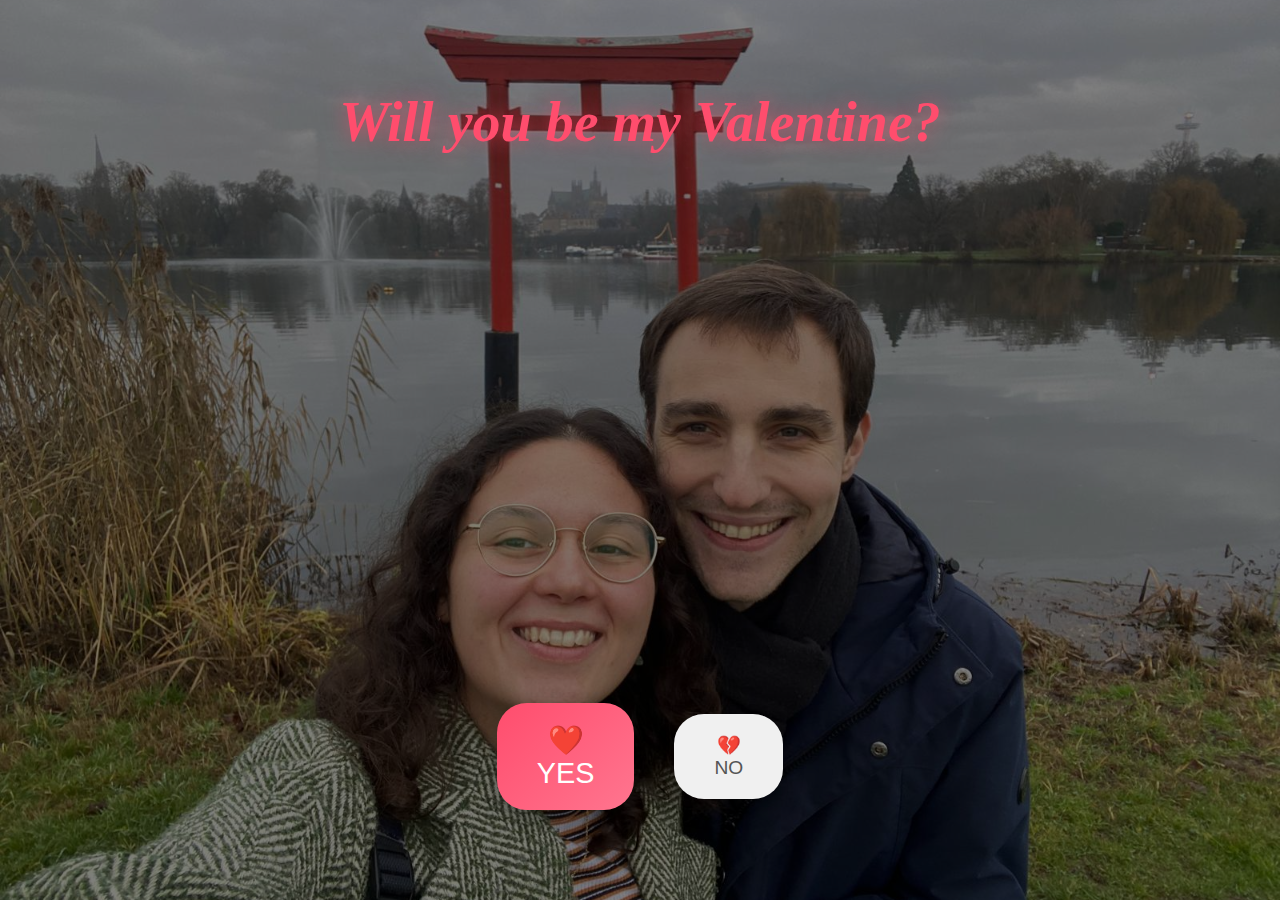
<file: docs/index.html>
<!DOCTYPE html>
<html lang="fr">
<head>
    <meta charset="UTF-8">
    <meta name="viewport" content="width=device-width, initial-scale=1.0">
    <title>Ma Valentine</title>
    <style>
        body, html {
            height: 100%;
            margin: 0;
            font-family: 'Segoe UI', Tahoma, Geneva, Verdana, sans-serif;
            overflow: hidden;
            background-color: #1a1a1a;
        }

        .background {
            background-image: url('us.jpg');
            background-size: cover; /* Remplit tout l'écran */
            background-repeat: no-repeat; /* Empêche absolument la duplication */
            background-position: center 20%; /* Centre l'image horizontalement, et l'ajuste un peu vers le haut verticalement */
            height: 100%;
            display: flex;
            flex-direction: column;
            justify-content: space-between;
            align-items: center;
            padding: 10vh 0; /* Ajoute de l'espace en haut et en bas pour que ce ne soit pas collé aux bords */
            box-sizing: border-box; /* Assure que le padding n'ajoute pas de scrollbar */
            background-color: rgba(0, 0, 0, 0.5);
            background-blend-mode: darken;
            position: relative;
            z-index: 1;
        }

        h1 {
            color: #ff4d6d;
            font-size: 3.5rem;
            text-shadow: 0 0 20px rgba(255, 77, 109, 0.6);
            margin: 0; /* On enlève la marge du bas puisqu'on gère l'espace avec flexbox */
            text-align: center;
            font-family: 'Georgia', serif;
            font-style: italic;
        }

        .buttons-container {
            display: flex;
            gap: 40px;
            position: relative;
            min-width: 400px;
            justify-content: center;
            align-items: center;
        }

        .btn {
            padding: 20px 40px;
            font-size: 1.8rem;
            border: none;
            border-radius: 30px;
            cursor: pointer;
            transition: all 0.3s cubic-bezier(0.175, 0.885, 0.32, 1.275);
            display: flex;
            flex-direction: column;
            align-items: center;
            box-shadow: 0 10px 20px rgba(0,0,0,0.3);
        }

        #yes-btn {
            background: linear-gradient(135deg, #ff4d6d, #ff758f);
            color: white;
            animation: heartbeat 1.5s infinite;
        }

        #yes-btn:hover {
            transform: scale(1.1);
        }

        #no-btn {
            background-color: #f0f0f0;
            color: #555;
            font-size: 1.2rem;
        }

        @keyframes heartbeat {
            0% { transform: scale(1); }
            15% { transform: scale(1.1); }
            30% { transform: scale(1); }
            45% { transform: scale(1.15); }
            60% { transform: scale(1); }
        }

        /* Styles pour les coeurs qui tombent */
        .heart-particle {
            position: absolute;
            color: #ff4d6d;
            font-size: 20px;
            user-select: none;
            pointer-events: none;
            z-index: 0;
            animation: fall linear forwards;
        }

        @keyframes fall {
            to {
                transform: translateY(100vh) rotate(360deg);
                opacity: 0;
            }
        }
    </style>
</head>
<body>

<div id="heart-container"></div> <!-- Le conteneur pour les coeurs -->

<div class="background">
    <h1>Will you be my Valentine?</h1>
    <div class="buttons-container" id="container">
        <button id="yes-btn" class="btn">
            <span>❤️</span>
            YES
        </button>
        <button id="no-btn" class="btn">
            <span>💔</span>
            NO
        </button>
    </div>
</div>

<script>
    const noBtn = document.getElementById('no-btn');
    const container = document.getElementById('container');
    const heartContainer = document.getElementById('heart-container');
    let swapped = false;

    function createHeart() {
        const heart = document.createElement('div');
        heart.className = 'heart-particle';
        heart.innerHTML = '❤️';
        
        // Propriétés aléatoires
        const startLeft = Math.random() * 100;
        const duration = Math.random() * 3 + 2;
        const size = Math.random() * 20 + 15;
        
        heart.style.left = startLeft + 'vw';
        heart.style.animationDuration = duration + 's';
        heart.style.fontSize = size + 'px';
        
        heartContainer.appendChild(heart);

        // On retire le coeur après son animation
        setTimeout(() => {
            heart.remove();
        }, duration * 1000);
    }

    // Lancement immédiat et régulier
    setInterval(createHeart, 300);

    function swapButtons(e) {
        if (e) e.preventDefault();
        
        if (!swapped) {
            container.style.flexDirection = 'row-reverse';
        } else {
            container.style.flexDirection = 'row';
        }
        swapped = !swapped;
    }

    noBtn.addEventListener('mouseover', swapButtons);
    noBtn.addEventListener('click', swapButtons);
    noBtn.addEventListener('touchstart', (e) => {
        swapButtons(e);
    });

    document.getElementById('yes-btn').addEventListener('click', () => {

        window.location.href = 'question.html';
    });
</script>

</body>
</html>
</file>
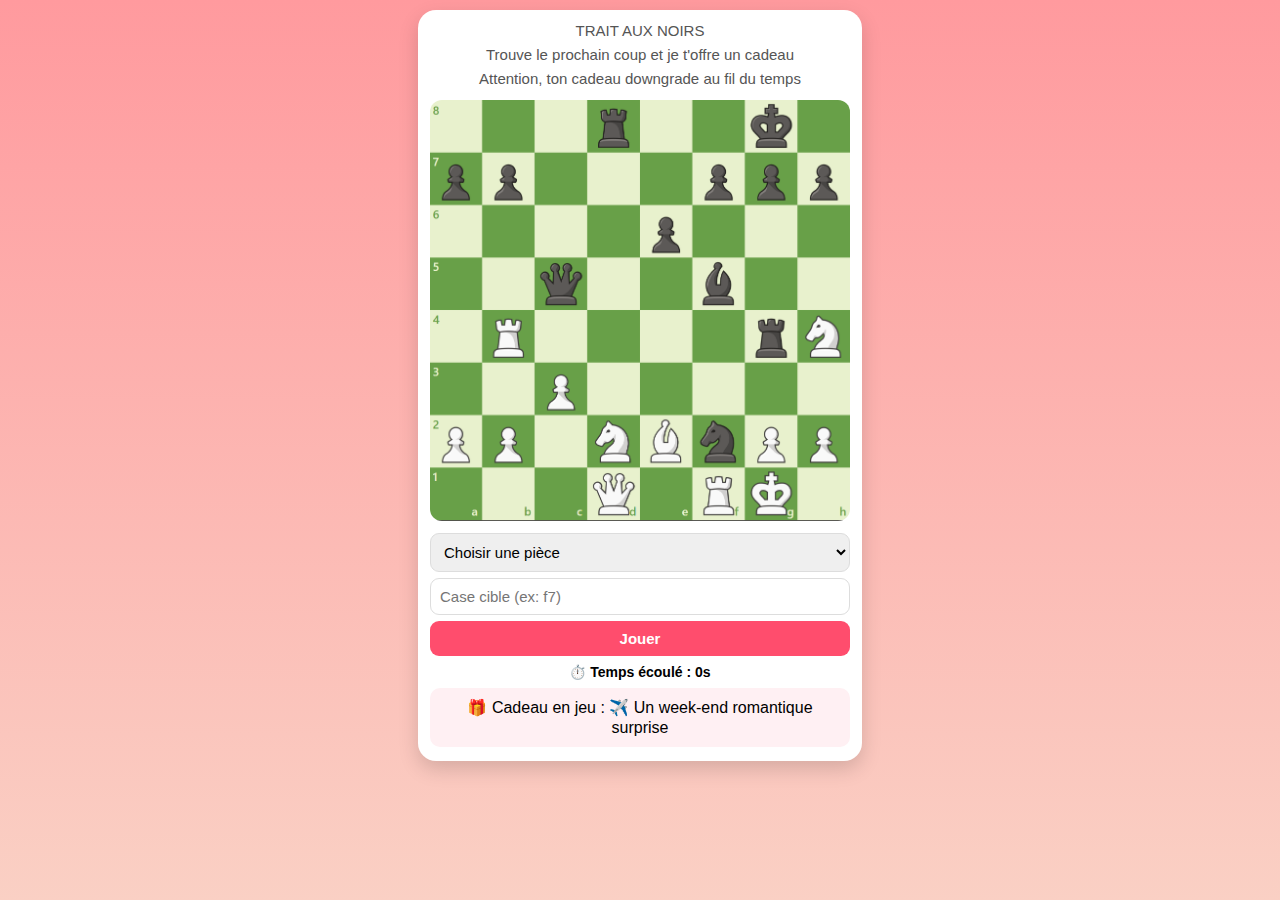
<file: docs/question.html>
<!DOCTYPE html>
<html lang="fr">
<head>
    <meta charset="UTF-8">
    <meta name="viewport" content="width=device-width, initial-scale=1.0">
    <title>Mission St Valentin ♟️❤️</title>
    <link rel="stylesheet" href="style.css">
</head>
<body>

<div class="container">
    <p class="subtitle">TRAIT AUX NOIRS</p>
    <p class="subtitle">Trouve le prochain coup et je t'offre un cadeau</p>
    <p class="subtitle"> Attention, ton cadeau downgrade au fil du temps</p>

    <img src="pos.png" class="board">

    <div class="controls">
        <select id="piece">
            <option value="">Choisir une pièce</option>
            <option>Roi</option>
            <option>Dame</option>
            <option>Tour</option>
            <option>Fou</option>
            <option>Cavalier</option>
            <option>Pion</option>
        </select>

        <input id="square" placeholder="Case cible (ex: f7)">
        <button onclick="playMove()">Jouer</button>
    </div>

    <div class="timer">
        ⏱️ Temps écoulé : <span id="time">0</span>s
    </div>

    <div id="gift" class="gift">
    </div>

</div>

<script src="script.js"></script>
</body>
</html>
</file>
<file: docs/style.css>
/* RESET MOBILE */
body {
    margin:0;
    font-family: Arial, sans-serif;
    background: linear-gradient(180deg,#ff9a9e,#fad0c4);
    display:flex;
    justify-content:center;
    align-items:flex-start;
    min-height:100vh;
}

/* CARTE */
.container {
    width:95%;
    max-width:420px;
    background:white;
    margin-top:10px;
    padding:12px 12px 14px 12px; /* ↓ padding réduit */
    border-radius:18px;
    text-align:center;
    box-shadow:0 8px 20px rgba(0,0,0,0.15);
}

/* TEXTE */
.subtitle {
    margin:0 0 6px 0;      /* ↓ espace réduit */
    font-size:15px;        /* ↓ police réduite */
    line-height:1.2;
    color:#555;
}

/* IMAGE (inchangée comme demandé) */
.board {
    width:100%;
    border-radius:12px;
    margin:6px 0 8px 0; /* ↓ marges réduites */
}

/* CONTROLES */
.controls {
    display:flex;
    flex-direction:column;
    gap:6px; /* ↓ gap réduit */
}

select, input, button {
    padding:9px;        /* ↓ hauteur réduite */
    font-size:15px;
    border-radius:9px;
    border:1px solid #ddd;
}

button {
    background:#ff4d6d;
    color:white;
    border:none;
    font-weight:bold;
}

/* CHRONO */
.timer {
    margin-top:8px;
    font-size:14px;
    font-weight:bold;
}

/* CADEAU */
.gift {
    margin-top:8px;
    padding:10px;
    background:#fff0f3;
    border-radius:10px;
    font-size:16px;
    line-height:1.2;
    transition:0.5s;
}
/* 💚 Coeurs animés victoire */
.hearts {
    position: fixed;
    left: 0;
    bottom: 0;
    width: 100%;
    height: 100%;
    pointer-events: none;
    overflow: hidden;
}

.heart {
    position: absolute;
    font-size: 22px;
    animation: fall linear forwards;
}

@keyframes fall {
    0% {
        transform: translateY(-10vh) scale(0.8);
        opacity: 1;
    }
    100% {
        transform: translateY(110vh) scale(1.4);
        opacity: 0;
    }
}
</file>
